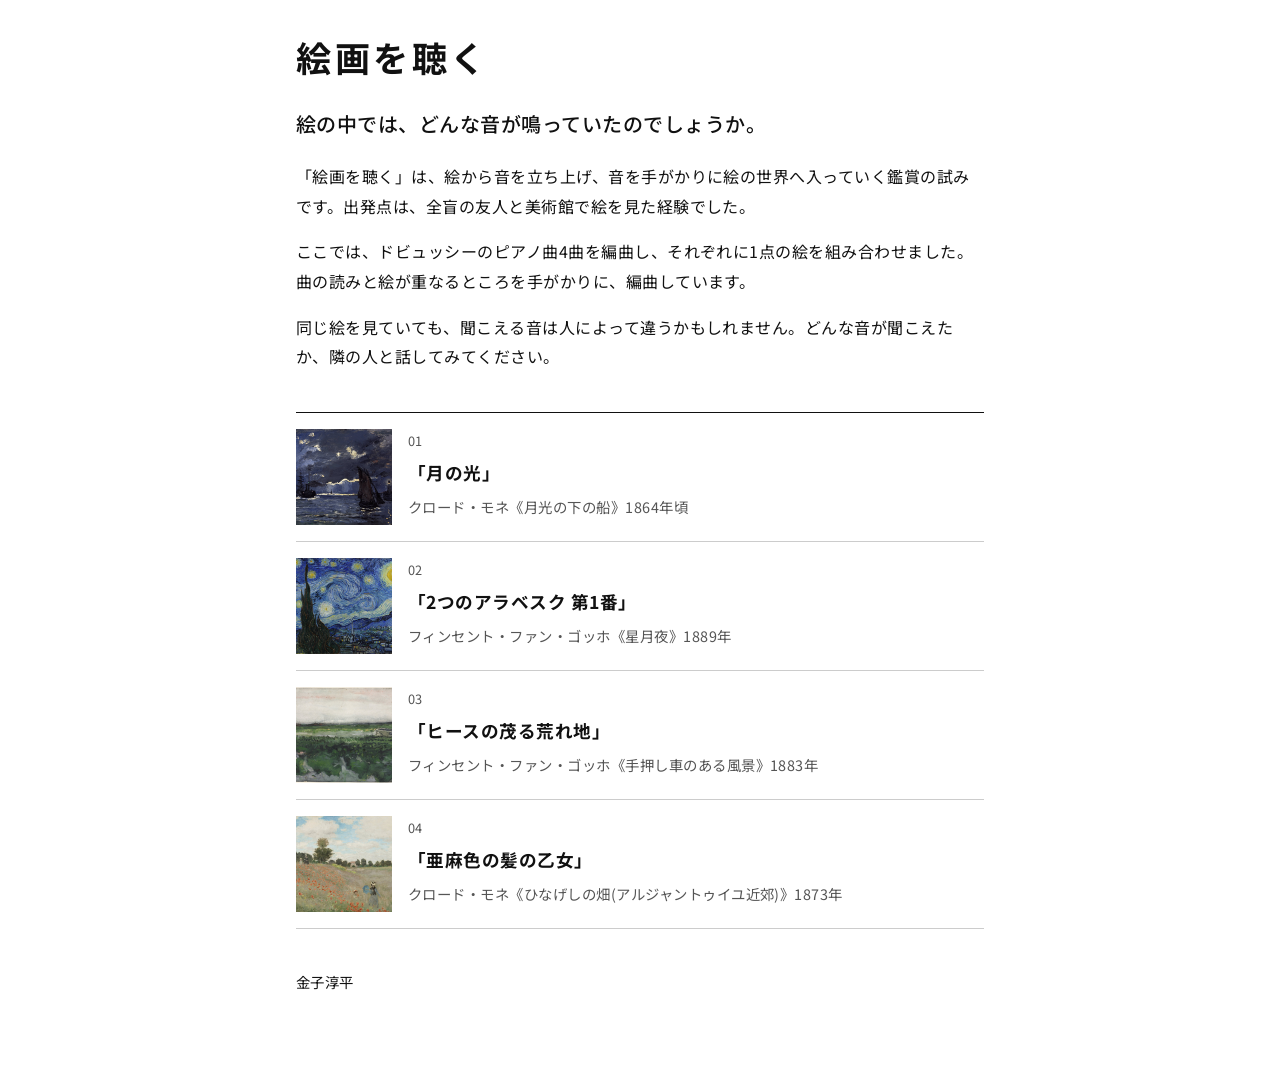
<file: index.html>
<!doctype html>
<html lang="ja">
<head>
<meta charset="utf-8">
<meta name="viewport" content="width=device-width, initial-scale=1">
<title>絵画を聴く</title>
<link rel="preconnect" href="https://fonts.googleapis.com">
<link rel="preconnect" href="https://fonts.gstatic.com" crossorigin>
<link href="https://fonts.googleapis.com/css2?family=Noto+Sans+JP:wght@400;500;700&display=swap" rel="stylesheet">
<link rel="stylesheet" href="style.css">
</head>
<body>
<main class="home">
  <h1>絵画を聴く</h1>
  <p class="lead">絵の中では、どんな音が鳴っていたのでしょうか。</p>
  <p>「絵画を聴く」は、絵から音を立ち上げ、音を手がかりに絵の世界へ入っていく鑑賞の試みです。出発点は、全盲の友人と美術館で絵を見た経験でした。</p>
  <p>ここでは、ドビュッシーのピアノ曲4曲を編曲し、それぞれに1点の絵を組み合わせました。曲の読みと絵が重なるところを手がかりに、編曲しています。</p>
  <p>同じ絵を見ていても、聞こえる音は人によって違うかもしれません。どんな音が聞こえたか、隣の人と話してみてください。</p>
  <ul class="list"><li><a href="01-moonlight/"><img src="images/01-moonlight.jpg" alt=""><span class="no">01</span><span class="s">「月の光」</span><span class="p">クロード・モネ《月光の下の船》1864年頃</span></a></li><li><a href="02-arabesque/"><img src="images/02-arabesque.jpg" alt=""><span class="no">02</span><span class="s">「2つのアラベスク 第1番」</span><span class="p">フィンセント・ファン・ゴッホ《星月夜》1889年</span></a></li><li><a href="03-bruyeres/"><img src="images/03-bruyeres.jpg" alt=""><span class="no">03</span><span class="s">「ヒースの茂る荒れ地」</span><span class="p">フィンセント・ファン・ゴッホ《手押し車のある風景》1883年</span></a></li><li><a href="04-la-fille/"><img src="images/04-la-fille.jpg" alt=""><span class="no">04</span><span class="s">「亜麻色の髪の乙女」</span><span class="p">クロード・モネ《ひなげしの畑(アルジャントゥイユ近郊)》1873年</span></a></li></ul>
  <p class="foot">金子淳平</p>
</main>
</body>
</html>
</file>
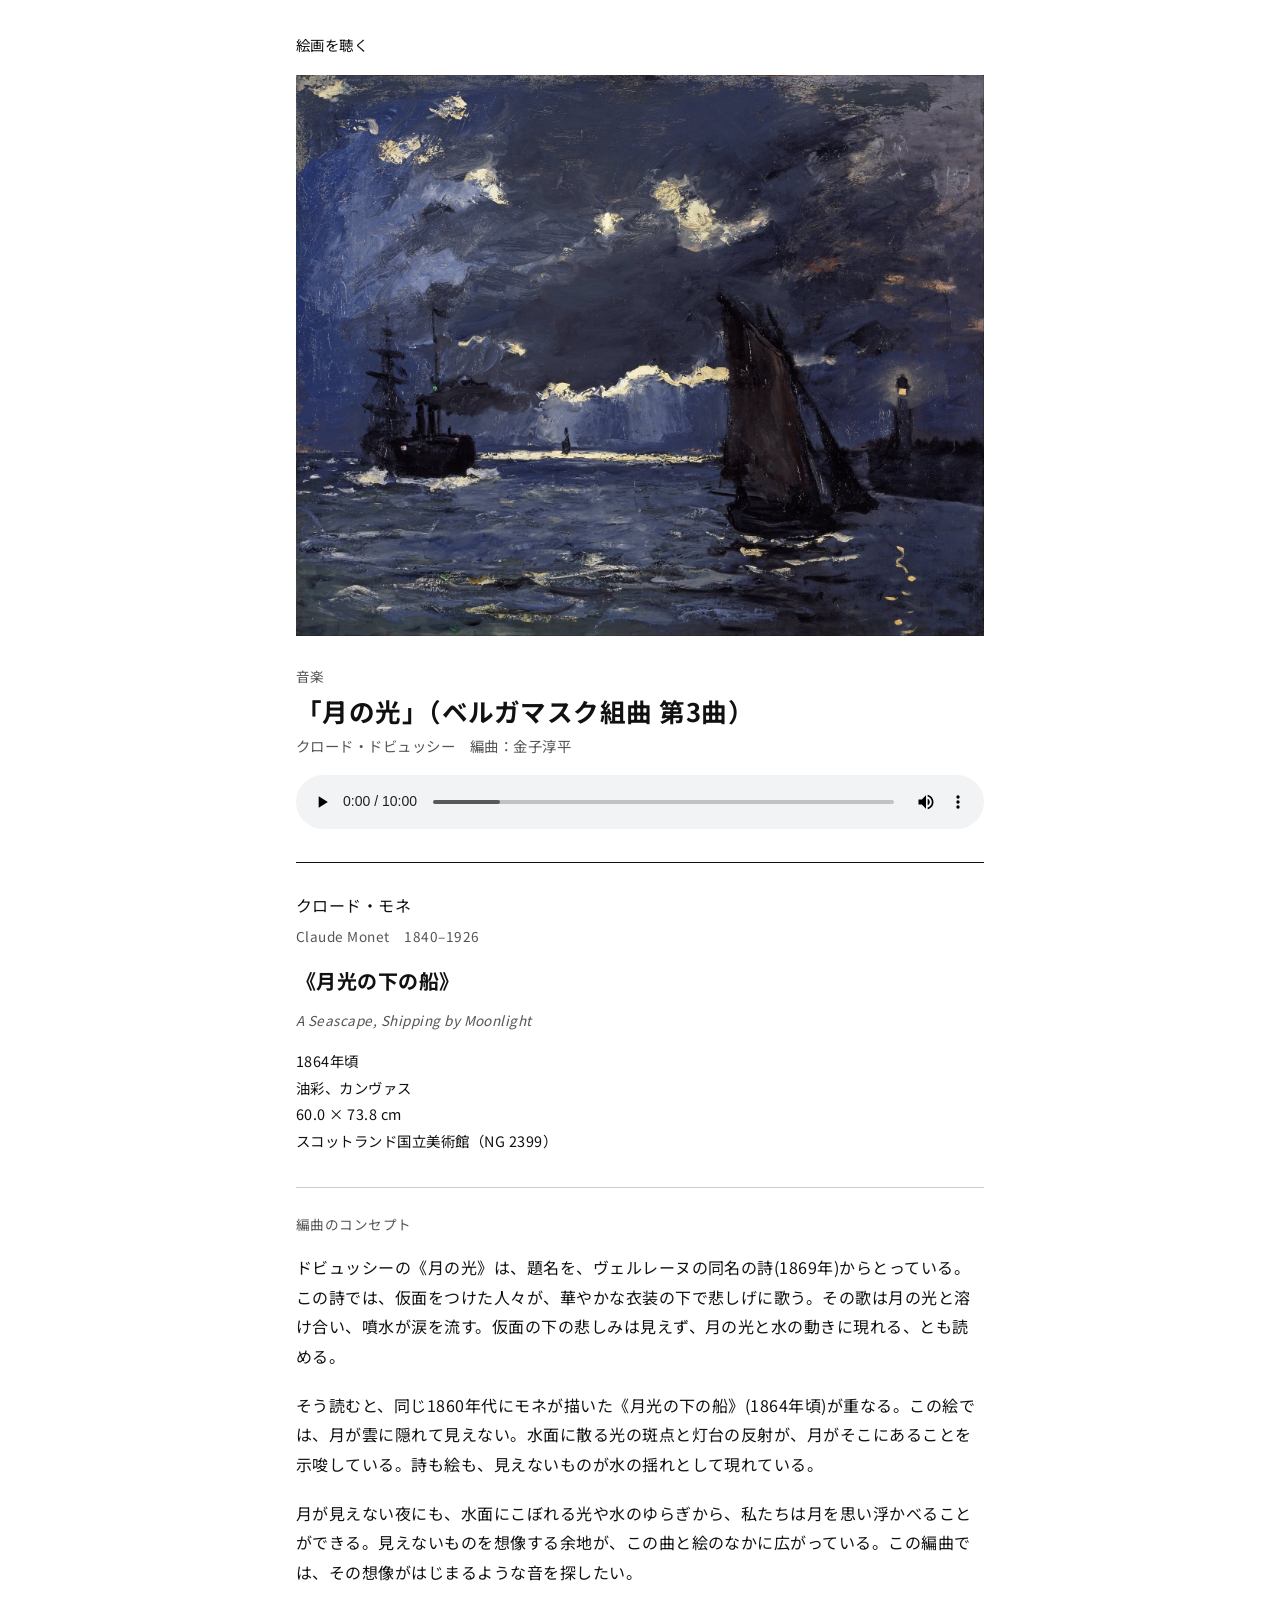
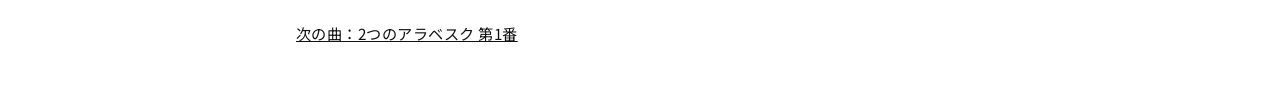
<file: 01-moonlight/index.html>
<!doctype html>
<html lang="ja">
<head>
<meta charset="utf-8">
<meta name="viewport" content="width=device-width, initial-scale=1">
<title>月の光｜絵画を聴く</title>
<link rel="preconnect" href="https://fonts.googleapis.com">
<link rel="preconnect" href="https://fonts.gstatic.com" crossorigin>
<link href="https://fonts.googleapis.com/css2?family=Noto+Sans+JP:wght@400;500;700&display=swap" rel="stylesheet">
<link rel="stylesheet" href="../style.css">
</head>
<body>
<main class="work">
  <p class="back"><a href="../">絵画を聴く</a></p>
  <img class="painting" src="../images/01-moonlight.jpg" alt="クロード・モネ《月光の下の船》">
  <section class="player">
    <p class="kicker">音楽</p>
    <h1>「月の光」（ベルガマスク組曲 第3曲）</h1>
    <p class="by">クロード・ドビュッシー　編曲：金子淳平</p>
    <audio controls preload="metadata" src="../audio/01-moonlight.mp3"></audio>
    <p class="missing" hidden>音源はまだ置かれていません。</p>
  </section>
  <section class="label">
    <p class="artist">クロード・モネ<br><span>Claude Monet　1840–1926</span></p>
    <p class="title">《月光の下の船》<br><span>A Seascape, Shipping by Moonlight</span></p>
    <p class="meta">1864年頃<br>油彩、カンヴァス<br>60.0 × 73.8 cm<br>スコットランド国立美術館（NG 2399）</p>
  </section>
  <section class="concept">
    <p class="kicker">編曲のコンセプト</p>
    <p>ドビュッシーの《月の光》は、題名を、ヴェルレーヌの同名の詩(1869年)からとっている。この詩では、仮面をつけた人々が、華やかな衣装の下で悲しげに歌う。その歌は月の光と溶け合い、噴水が涙を流す。仮面の下の悲しみは見えず、月の光と水の動きに現れる、とも読める。</p><p>そう読むと、同じ1860年代にモネが描いた《月光の下の船》(1864年頃)が重なる。この絵では、月が雲に隠れて見えない。水面に散る光の斑点と灯台の反射が、月がそこにあることを示唆している。詩も絵も、見えないものが水の揺れとして現れている。</p><p>月が見えない夜にも、水面にこぼれる光や水のゆらぎから、私たちは月を思い浮かべることができる。見えないものを想像する余地が、この曲と絵のなかに広がっている。この編曲では、その想像がはじまるような音を探したい。</p>
  </section>
  <nav class="next"><a href="../02-arabesque/">次の曲：2つのアラベスク 第1番</a></nav>
</main>
<script>
  var a = document.querySelector('audio');
  a.addEventListener('error', function () { a.hidden = true; document.querySelector('.missing').hidden = false; });
</script>
</body>
</html>
</file>
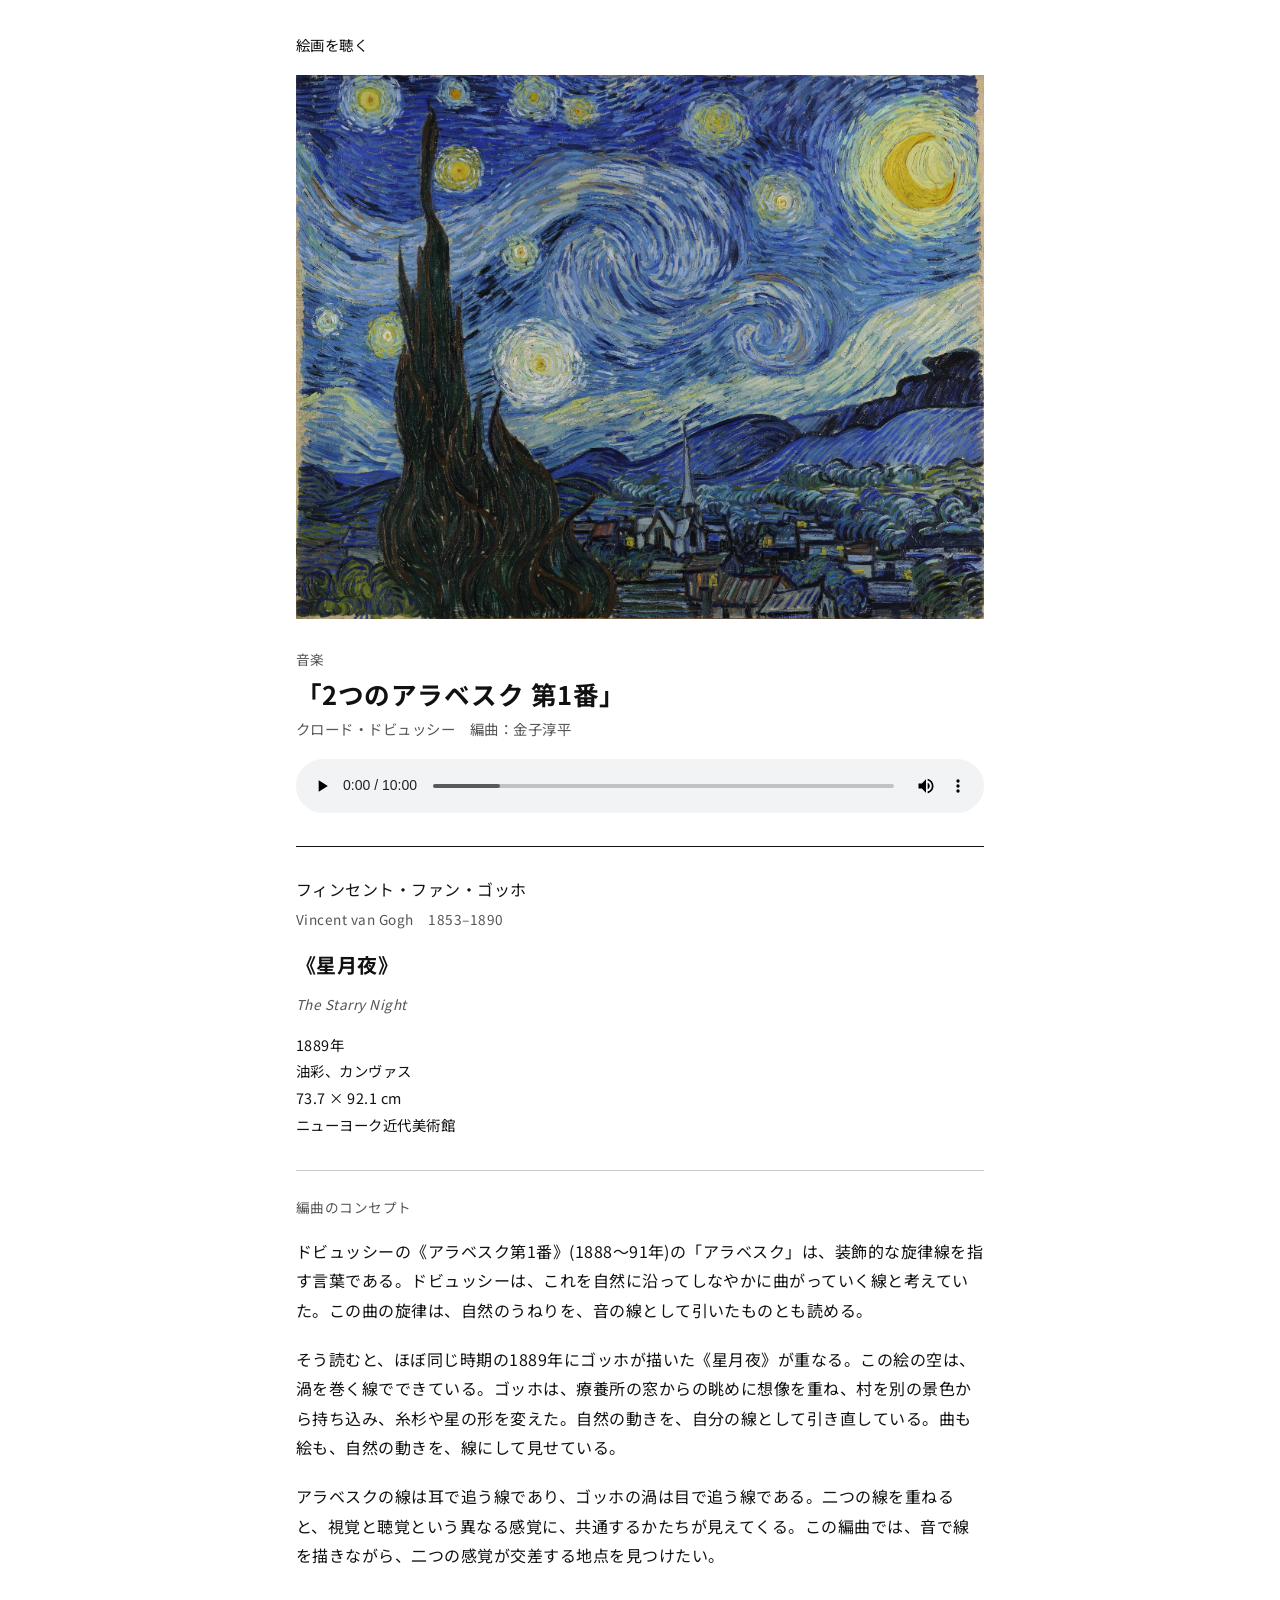
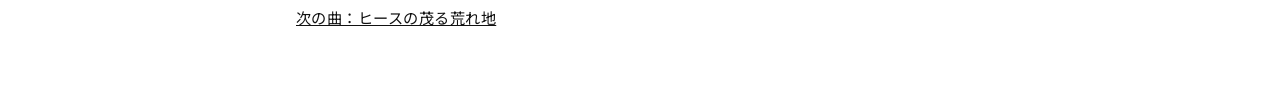
<file: 02-arabesque/index.html>
<!doctype html>
<html lang="ja">
<head>
<meta charset="utf-8">
<meta name="viewport" content="width=device-width, initial-scale=1">
<title>2つのアラベスク 第1番｜絵画を聴く</title>
<link rel="preconnect" href="https://fonts.googleapis.com">
<link rel="preconnect" href="https://fonts.gstatic.com" crossorigin>
<link href="https://fonts.googleapis.com/css2?family=Noto+Sans+JP:wght@400;500;700&display=swap" rel="stylesheet">
<link rel="stylesheet" href="../style.css">
</head>
<body>
<main class="work">
  <p class="back"><a href="../">絵画を聴く</a></p>
  <img class="painting" src="../images/02-arabesque.jpg" alt="フィンセント・ファン・ゴッホ《星月夜》">
  <section class="player">
    <p class="kicker">音楽</p>
    <h1>「2つのアラベスク 第1番」</h1>
    <p class="by">クロード・ドビュッシー　編曲：金子淳平</p>
    <audio controls preload="metadata" src="../audio/02-arabesque.mp3"></audio>
    <p class="missing" hidden>音源はまだ置かれていません。</p>
  </section>
  <section class="label">
    <p class="artist">フィンセント・ファン・ゴッホ<br><span>Vincent van Gogh　1853–1890</span></p>
    <p class="title">《星月夜》<br><span>The Starry Night</span></p>
    <p class="meta">1889年<br>油彩、カンヴァス<br>73.7 × 92.1 cm<br>ニューヨーク近代美術館</p>
  </section>
  <section class="concept">
    <p class="kicker">編曲のコンセプト</p>
    <p>ドビュッシーの《アラベスク第1番》(1888〜91年)の「アラベスク」は、装飾的な旋律線を指す言葉である。ドビュッシーは、これを自然に沿ってしなやかに曲がっていく線と考えていた。この曲の旋律は、自然のうねりを、音の線として引いたものとも読める。</p><p>そう読むと、ほぼ同じ時期の1889年にゴッホが描いた《星月夜》が重なる。この絵の空は、渦を巻く線でできている。ゴッホは、療養所の窓からの眺めに想像を重ね、村を別の景色から持ち込み、糸杉や星の形を変えた。自然の動きを、自分の線として引き直している。曲も絵も、自然の動きを、線にして見せている。</p><p>アラベスクの線は耳で追う線であり、ゴッホの渦は目で追う線である。二つの線を重ねると、視覚と聴覚という異なる感覚に、共通するかたちが見えてくる。この編曲では、音で線を描きながら、二つの感覚が交差する地点を見つけたい。</p>
  </section>
  <nav class="next"><a href="../03-bruyeres/">次の曲：ヒースの茂る荒れ地</a></nav>
</main>
<script>
  var a = document.querySelector('audio');
  a.addEventListener('error', function () { a.hidden = true; document.querySelector('.missing').hidden = false; });
</script>
</body>
</html>
</file>
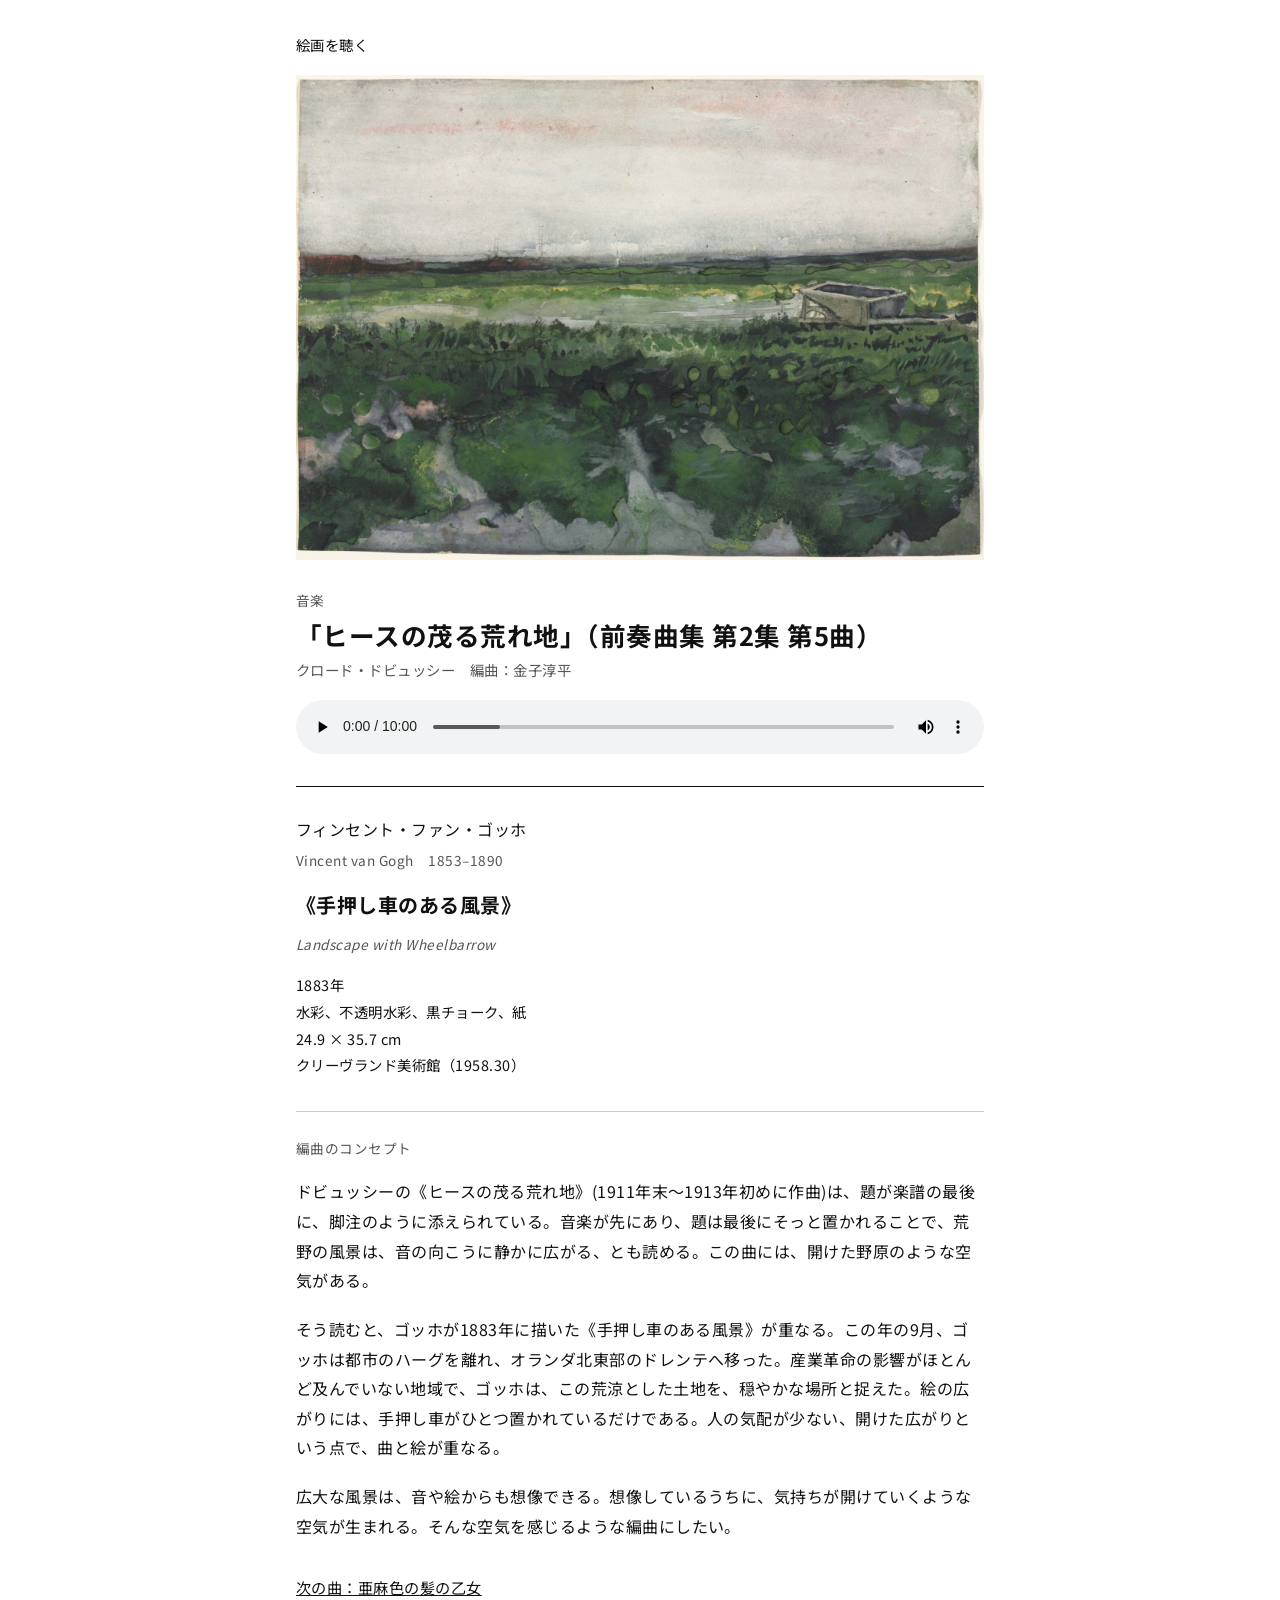
<file: 03-bruyeres/index.html>
<!doctype html>
<html lang="ja">
<head>
<meta charset="utf-8">
<meta name="viewport" content="width=device-width, initial-scale=1">
<title>ヒースの茂る荒れ地｜絵画を聴く</title>
<link rel="preconnect" href="https://fonts.googleapis.com">
<link rel="preconnect" href="https://fonts.gstatic.com" crossorigin>
<link href="https://fonts.googleapis.com/css2?family=Noto+Sans+JP:wght@400;500;700&display=swap" rel="stylesheet">
<link rel="stylesheet" href="../style.css">
</head>
<body>
<main class="work">
  <p class="back"><a href="../">絵画を聴く</a></p>
  <img class="painting" src="../images/03-bruyeres.jpg" alt="フィンセント・ファン・ゴッホ《手押し車のある風景》">
  <section class="player">
    <p class="kicker">音楽</p>
    <h1>「ヒースの茂る荒れ地」（前奏曲集 第2集 第5曲）</h1>
    <p class="by">クロード・ドビュッシー　編曲：金子淳平</p>
    <audio controls preload="metadata" src="../audio/03-bruyeres.mp3"></audio>
    <p class="missing" hidden>音源はまだ置かれていません。</p>
  </section>
  <section class="label">
    <p class="artist">フィンセント・ファン・ゴッホ<br><span>Vincent van Gogh　1853–1890</span></p>
    <p class="title">《手押し車のある風景》<br><span>Landscape with Wheelbarrow</span></p>
    <p class="meta">1883年<br>水彩、不透明水彩、黒チョーク、紙<br>24.9 × 35.7 cm<br>クリーヴランド美術館（1958.30）</p>
  </section>
  <section class="concept">
    <p class="kicker">編曲のコンセプト</p>
    <p>ドビュッシーの《ヒースの茂る荒れ地》(1911年末〜1913年初めに作曲)は、題が楽譜の最後に、脚注のように添えられている。音楽が先にあり、題は最後にそっと置かれることで、荒野の風景は、音の向こうに静かに広がる、とも読める。この曲には、開けた野原のような空気がある。</p><p>そう読むと、ゴッホが1883年に描いた《手押し車のある風景》が重なる。この年の9月、ゴッホは都市のハーグを離れ、オランダ北東部のドレンテへ移った。産業革命の影響がほとんど及んでいない地域で、ゴッホは、この荒涼とした土地を、穏やかな場所と捉えた。絵の広がりには、手押し車がひとつ置かれているだけである。人の気配が少ない、開けた広がりという点で、曲と絵が重なる。</p><p>広大な風景は、音や絵からも想像できる。想像しているうちに、気持ちが開けていくような空気が生まれる。そんな空気を感じるような編曲にしたい。</p>
  </section>
  <nav class="next"><a href="../04-la-fille/">次の曲：亜麻色の髪の乙女</a></nav>
</main>
<script>
  var a = document.querySelector('audio');
  a.addEventListener('error', function () { a.hidden = true; document.querySelector('.missing').hidden = false; });
</script>
</body>
</html>
</file>
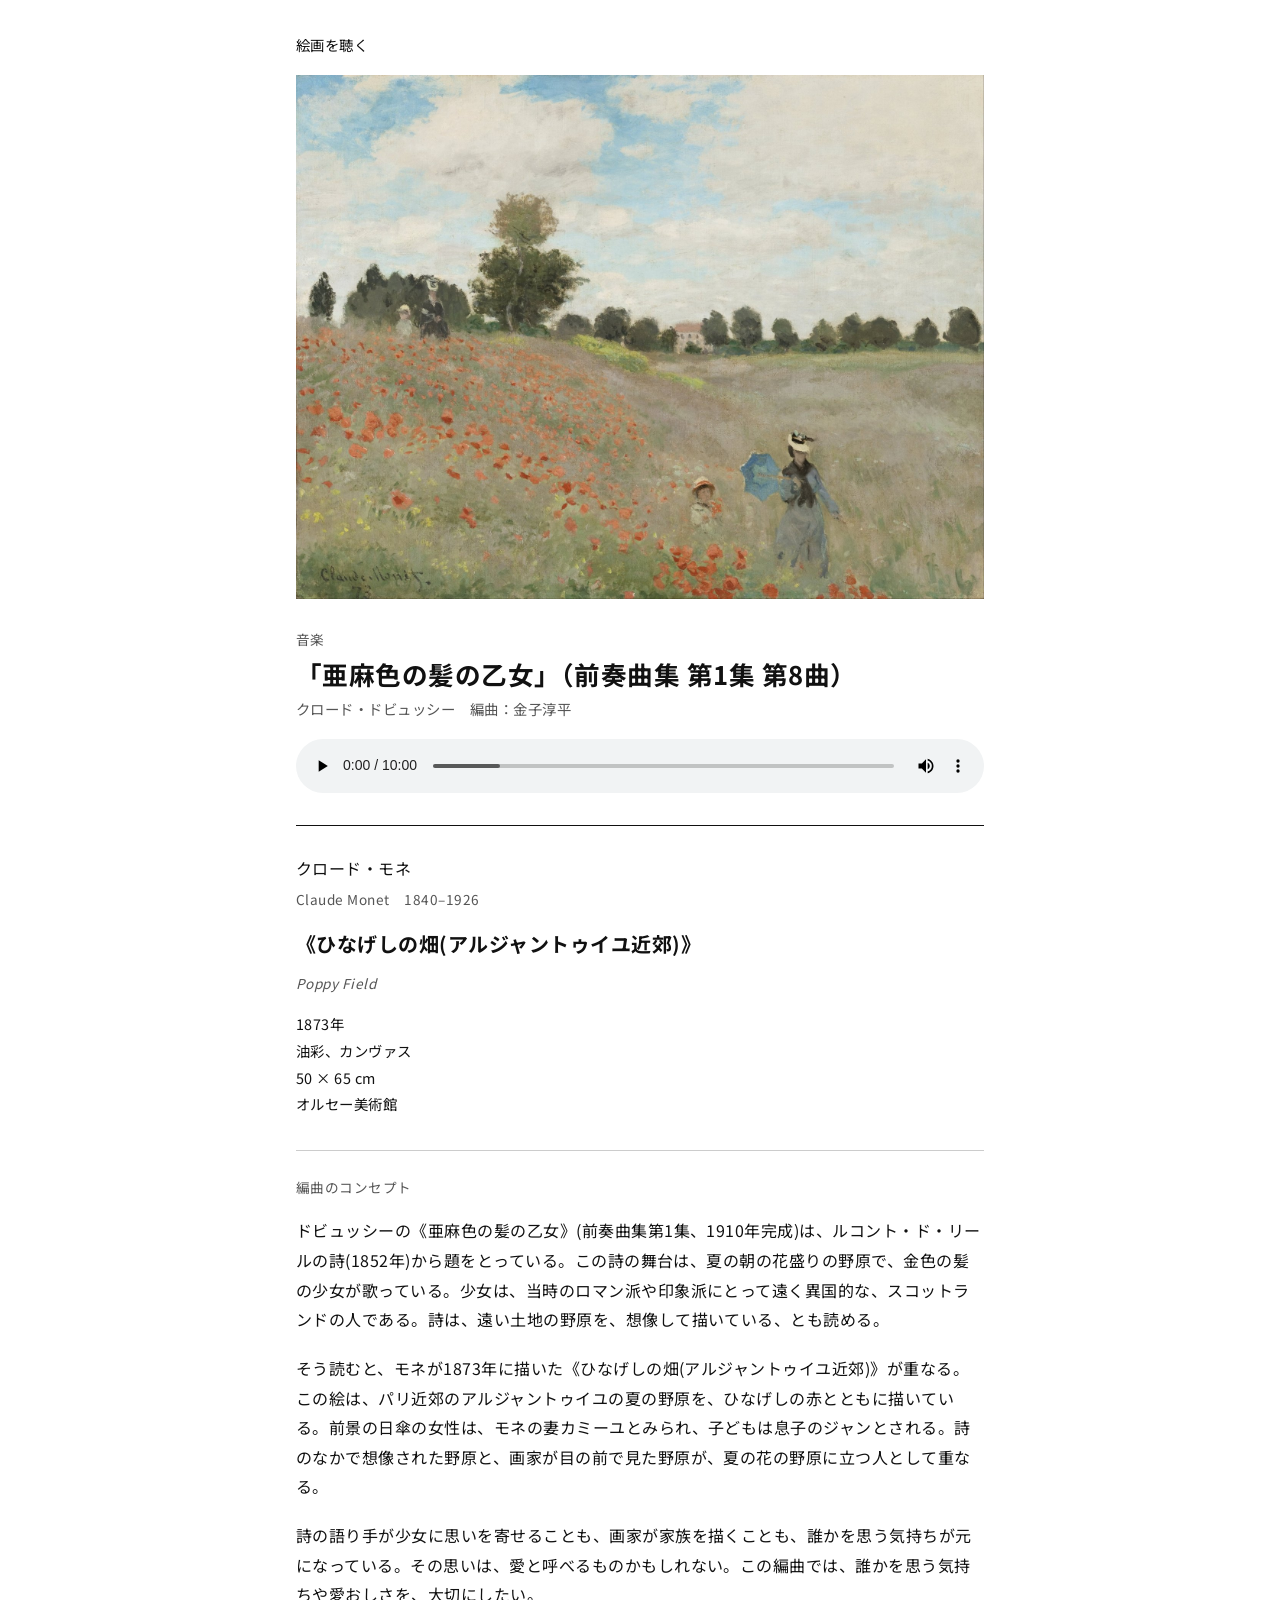
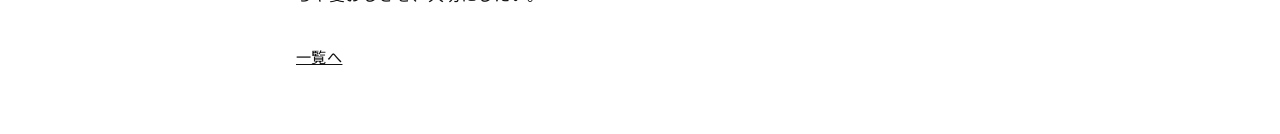
<file: 04-la-fille/index.html>
<!doctype html>
<html lang="ja">
<head>
<meta charset="utf-8">
<meta name="viewport" content="width=device-width, initial-scale=1">
<title>亜麻色の髪の乙女｜絵画を聴く</title>
<link rel="preconnect" href="https://fonts.googleapis.com">
<link rel="preconnect" href="https://fonts.gstatic.com" crossorigin>
<link href="https://fonts.googleapis.com/css2?family=Noto+Sans+JP:wght@400;500;700&display=swap" rel="stylesheet">
<link rel="stylesheet" href="../style.css">
</head>
<body>
<main class="work">
  <p class="back"><a href="../">絵画を聴く</a></p>
  <img class="painting" src="../images/04-la-fille.jpg" alt="クロード・モネ《ひなげしの畑(アルジャントゥイユ近郊)》">
  <section class="player">
    <p class="kicker">音楽</p>
    <h1>「亜麻色の髪の乙女」（前奏曲集 第1集 第8曲）</h1>
    <p class="by">クロード・ドビュッシー　編曲：金子淳平</p>
    <audio controls preload="metadata" src="../audio/04-la-fille.mp3"></audio>
    <p class="missing" hidden>音源はまだ置かれていません。</p>
  </section>
  <section class="label">
    <p class="artist">クロード・モネ<br><span>Claude Monet　1840–1926</span></p>
    <p class="title">《ひなげしの畑(アルジャントゥイユ近郊)》<br><span>Poppy Field</span></p>
    <p class="meta">1873年<br>油彩、カンヴァス<br>50 × 65 cm<br>オルセー美術館</p>
  </section>
  <section class="concept">
    <p class="kicker">編曲のコンセプト</p>
    <p>ドビュッシーの《亜麻色の髪の乙女》(前奏曲集第1集、1910年完成)は、ルコント・ド・リールの詩(1852年)から題をとっている。この詩の舞台は、夏の朝の花盛りの野原で、金色の髪の少女が歌っている。少女は、当時のロマン派や印象派にとって遠く異国的な、スコットランドの人である。詩は、遠い土地の野原を、想像して描いている、とも読める。</p><p>そう読むと、モネが1873年に描いた《ひなげしの畑(アルジャントゥイユ近郊)》が重なる。この絵は、パリ近郊のアルジャントゥイユの夏の野原を、ひなげしの赤とともに描いている。前景の日傘の女性は、モネの妻カミーユとみられ、子どもは息子のジャンとされる。詩のなかで想像された野原と、画家が目の前で見た野原が、夏の花の野原に立つ人として重なる。</p><p>詩の語り手が少女に思いを寄せることも、画家が家族を描くことも、誰かを思う気持ちが元になっている。その思いは、愛と呼べるものかもしれない。この編曲では、誰かを思う気持ちや愛おしさを、大切にしたい。</p>
  </section>
  <nav class="next"><a href="../">一覧へ</a></nav>
</main>
<script>
  var a = document.querySelector('audio');
  a.addEventListener('error', function () { a.hidden = true; document.querySelector('.missing').hidden = false; });
</script>
</body>
</html>
</file>
<file: style.css>
:root { --fg: #111; --sub: #555; --rule: #ccc; --bg: #fff; }
* { box-sizing: border-box; }
body { margin: 0; background: var(--bg); color: var(--fg); font-family: 'Noto Sans JP', 'Hiragino Sans', sans-serif; line-height: 1.85; letter-spacing: 0.03em; }
a { color: inherit; }
main { max-width: 720px; margin: 0 auto; padding: 32px 16px 64px; }
h1 { font-weight: 700; line-height: 1.4; margin: 0; }
.kicker { font-size: 0.85rem; color: var(--sub); margin: 0 0 4px; }

.home h1 { font-size: 2.2rem; letter-spacing: 0.1em; margin-bottom: 24px; }
.home .lead { font-size: 1.25rem; font-weight: 500; }
.list { list-style: none; padding: 0; margin: 40px 0 0; border-top: 1px solid var(--fg); }
.list li { border-bottom: 1px solid var(--rule); }
.list a { display: grid; grid-template-columns: 96px 1fr; grid-template-rows: auto auto auto; column-gap: 16px; padding: 16px 0; text-decoration: none; }
.list img { grid-row: 1 / 4; width: 96px; height: 96px; object-fit: cover; }
.list .no { font-size: 0.8rem; color: var(--sub); }
.list .s { font-weight: 700; font-size: 1.1rem; }
.list .p { font-size: 0.9rem; color: var(--sub); }
.foot { margin-top: 40px; font-size: 0.9rem; }

.back { margin: 0 0 16px; font-size: 0.9rem; }
.back a { text-decoration: none; }
.painting { width: 100%; height: auto; display: block; }
.player { margin: 28px 0; padding-bottom: 24px; border-bottom: 1px solid var(--fg); }
.player h1 { font-size: 1.6rem; }
.player .by { font-size: 0.9rem; color: var(--sub); margin: 4px 0 16px; }
.player audio { width: 100%; }
.missing { color: var(--sub); font-size: 0.9rem; }
.label p { margin: 0 0 12px; }
.label span { font-size: 0.85rem; color: var(--sub); }
.label .title { font-size: 1.25rem; font-weight: 700; }
.label .title span { font-weight: 400; font-style: italic; }
.label .meta { font-size: 0.9rem; }
.concept { margin-top: 32px; padding-top: 24px; border-top: 1px solid var(--rule); }
.concept p { margin: 0 0 1.2em; }
.next { margin-top: 32px; font-size: 0.95rem; }

.qr { max-width: none; }
#grid { display: grid; grid-template-columns: 1fr 1fr; gap: 24px; }
.card { border: 1px solid var(--rule); padding: 16px; }
.card .code img, .card .code canvas { width: 60mm !important; height: 60mm !important; }
.card .txt { margin-top: 8px; font-size: 11pt; line-height: 1.6; }
.card .txt span { font-size: 8pt; color: var(--sub); word-break: break-all; }
@media print {
  @page { size: A4; margin: 0; }
  .noprint { display: none; }
  .qr { padding: 15mm; }
  #grid { gap: 10mm; }
  .card { height: 128mm; break-inside: avoid; }
}
</file>
